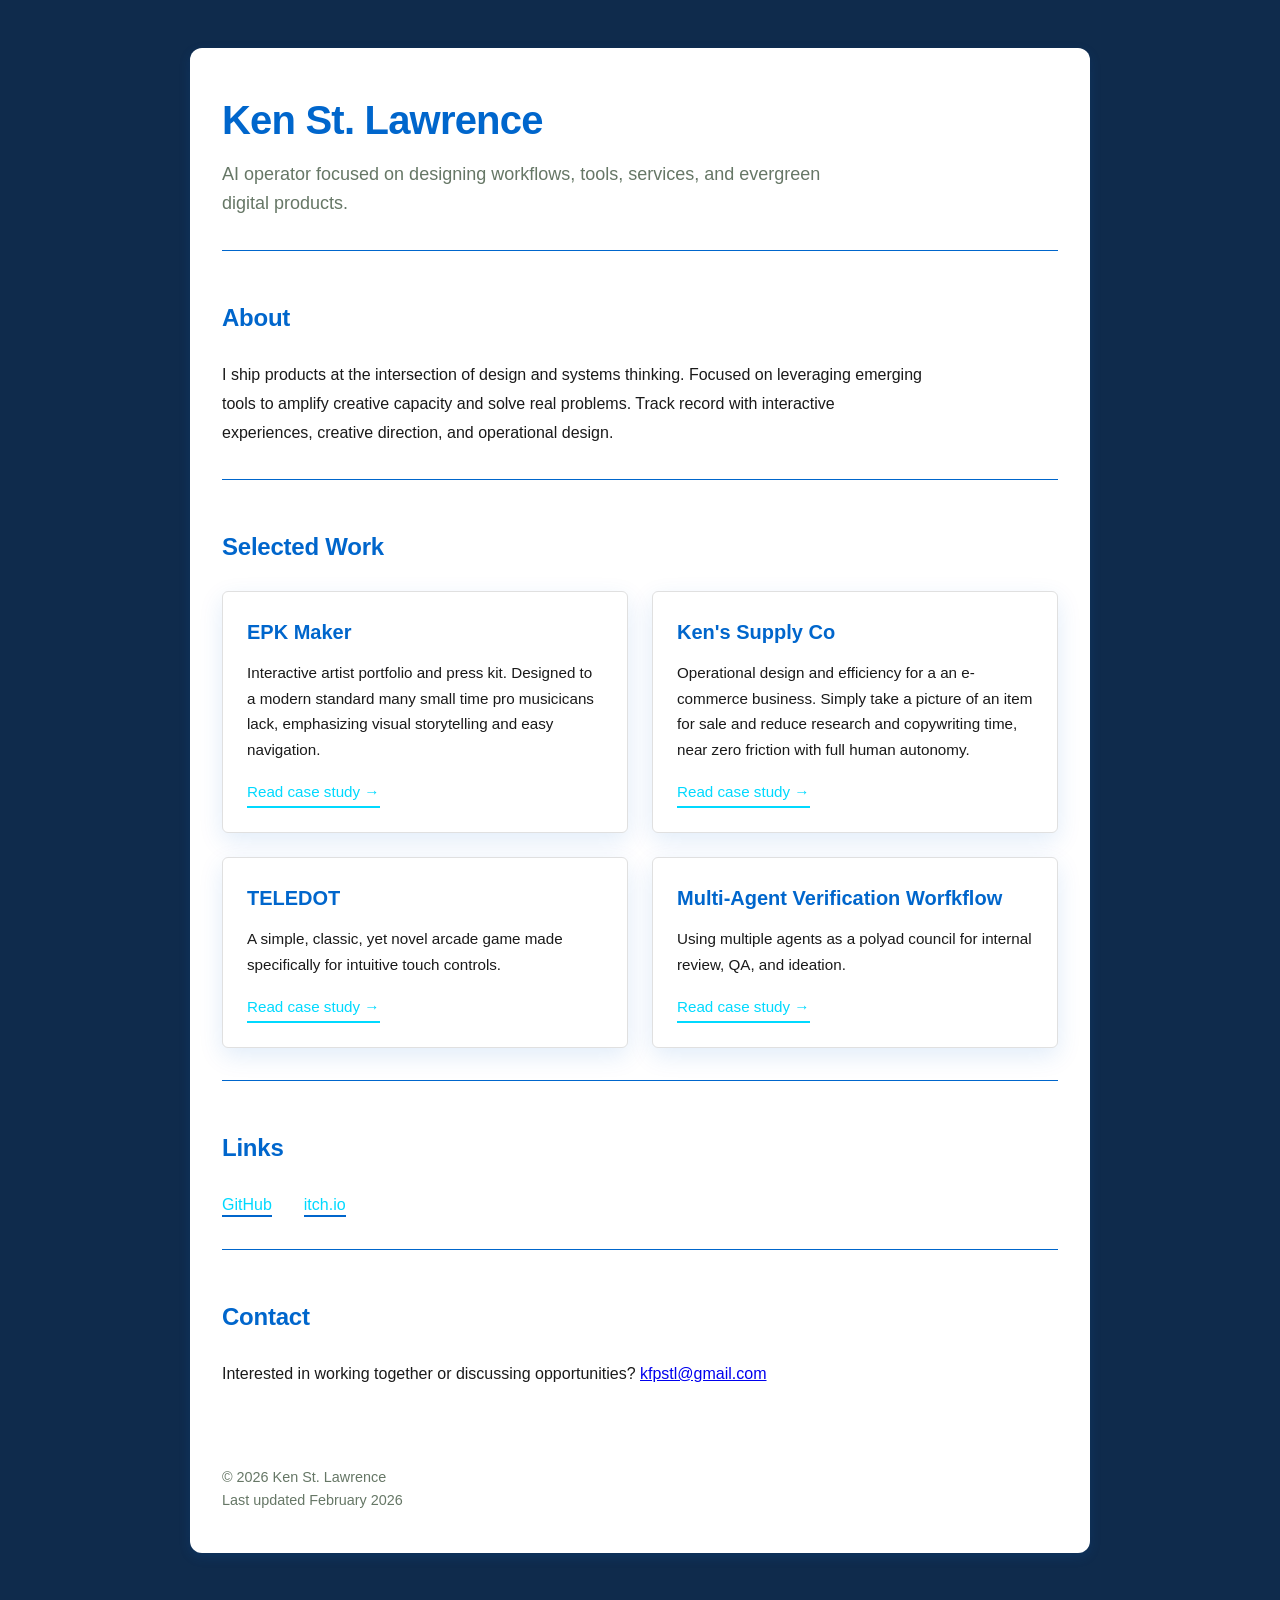
<file: index.html>
<!DOCTYPE html>
<html lang="en">
<head>
    <meta charset="UTF-8">
    <meta name="viewport" content="width=device-width, initial-scale=1.0">
    <meta name="description" content="Ken St. Lawrence - AI-native creative operator. Systems, tools, games, workflows.">
    <title>Ken St. Lawrence</title>
     <link rel="icon" type="image/png" href="hamartiaog.png">
    <link rel="stylesheet" href="styles.css">
</head>
<body>
    <div class="container">
        <header>
            <h1>Ken St. Lawrence</h1>
            <p class="tagline">AI operator focused on designing workflows, tools, services, and evergreen digital products.</p>
        </header>

        <section class="about">
            <h2>About</h2>
            <p>I ship products at the intersection of design and systems thinking. Focused on leveraging emerging tools to amplify creative capacity and solve real problems. Track record with interactive experiences, creative direction, and operational design.</p>
        </section>

        <section class="selected-work">
            <h2>Selected Work</h2>
            <div class="projects-grid">
                <article class="project-card">
                    <h3>EPK Maker</h3>
                    <p>Interactive artist portfolio and press kit. Designed to a modern standard many small time pro musicicans lack, emphasizing visual storytelling and easy navigation.</p>
                    <a href="projects/ponciano-epk.html" class="card-link">Read case study →</a>
                </article>

                <article class="project-card">
                    <h3>Ken's Supply Co</h3>
                    <p>Operational design and efficiency for a an e-commerce business. Simply take a picture of an item for sale and reduce research and copywriting time, near zero friction with full human autonomy.</p>
                    <a href="projects/kens-supply-co.html" class="card-link">Read case study →</a>
                </article>

                <article class="project-card">
                    <h3>TELEDOT</h3>
                    <p>A simple, classic, yet novel arcade game made specifically for intuitive touch controls.</p>
                    <a href="projects/teledot.html" class="card-link">Read case study →</a>
                </article>

                <article class="project-card">
                    <h3>Multi-Agent Verification Worfkflow</h3>
                    <p>Using multiple agents as a polyad council for internal review, QA, and ideation.</p>
                    <a href="projects/MAVW.html" class="card-link">Read case study →</a>
                </article>
            </div>
        </section>

        <section class="links-section">
            <h2>Links</h2>
            <ul class="links-list">
                <li><a href="https://github.com/KenStLawrence" target="_blank">GitHub</a></li>
                <li><a href="https://ggops.itch.io/" target="_blank">itch.io</a></li>
            </ul>
        </section>
        
        <section class="contact-section">
    <h2>Contact</h2>
    <p>
        Interested in working together or discussing opportunities?
        <a href="mailto:kfpstl@gmail.com">kfpstl@gmail.com</a>
    </p>
        </section>
        
        <footer>
            <p>© 2026 Ken St. Lawrence</p>
            <p>Last updated <span id="last-updated">February 2026</span></p>
        </footer>
    </div>
</body>
</html>
</file>
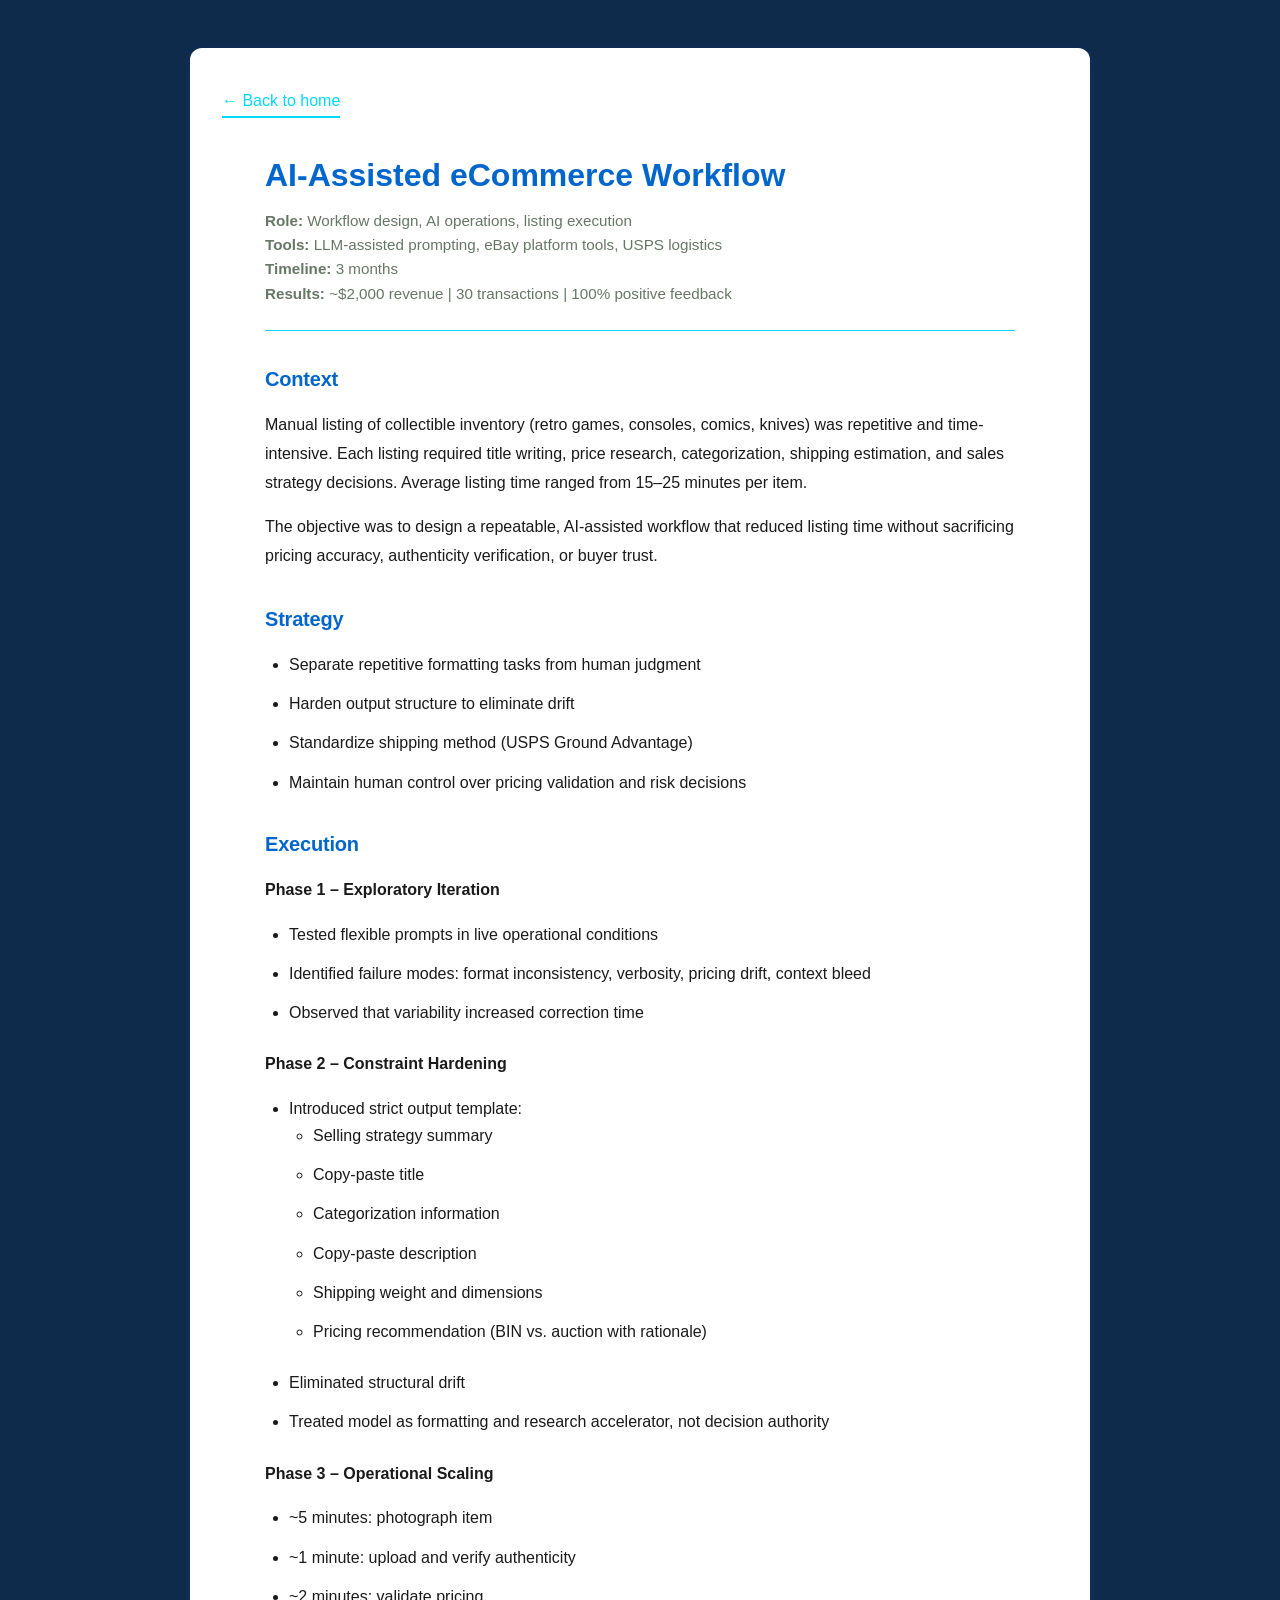
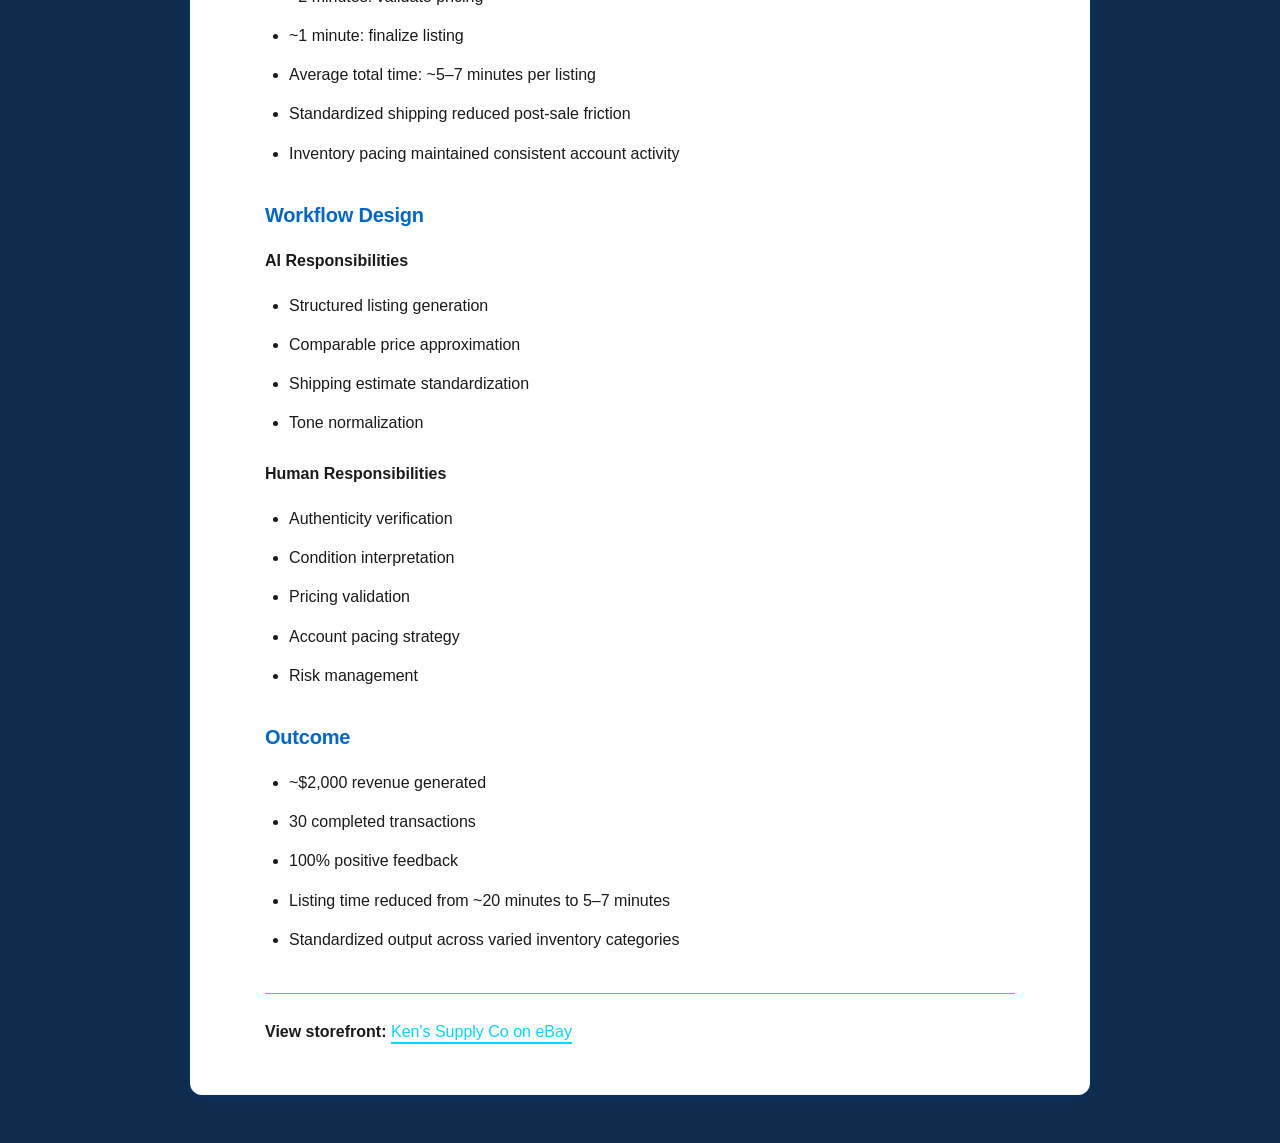
<file: projects/kens-supply-co.html>
<!DOCTYPE html>
<html lang="en">
<head>
    <meta charset="UTF-8">
    <meta name="viewport" content="width=device-width, initial-scale=1.0">
    <meta name="description" content="AI-Assisted eCommerce Workflow - Case study">
    <title>AI-Assisted eCommerce Workflow – Ken St. Lawrence</title>
    <link rel="stylesheet" href="../styles.css">
</head>
<body>
    <div class="container">
        <a href="../" class="back-link">← Back to home</a>

        <article class="case-study">
            <h1>AI-Assisted eCommerce Workflow</h1>
            <div class="meta">
                <strong>Role:</strong> Workflow design, AI operations, listing execution<br>
                <strong>Tools:</strong> LLM-assisted prompting, eBay platform tools, USPS logistics<br>
                <strong>Timeline:</strong> 3 months<br>
                <strong>Results:</strong> ~$2,000 revenue | 30 transactions | 100% positive feedback
            </div>

            <h2>Context</h2>
            <p>Manual listing of collectible inventory (retro games, consoles, comics, knives) was repetitive and time-intensive. Each listing required title writing, price research, categorization, shipping estimation, and sales strategy decisions. Average listing time ranged from 15–25 minutes per item.</p>

            <p>The objective was to design a repeatable, AI-assisted workflow that reduced listing time without sacrificing pricing accuracy, authenticity verification, or buyer trust.</p>

            <h2>Strategy</h2>
            <ul>
                <li>Separate repetitive formatting tasks from human judgment</li>
                <li>Harden output structure to eliminate drift</li>
                <li>Standardize shipping method (USPS Ground Advantage)</li>
                <li>Maintain human control over pricing validation and risk decisions</li>
            </ul>

            <h2>Execution</h2>

            <p><strong>Phase 1 – Exploratory Iteration</strong></p>
            <ul>
                <li>Tested flexible prompts in live operational conditions</li>
                <li>Identified failure modes: format inconsistency, verbosity, pricing drift, context bleed</li>
                <li>Observed that variability increased correction time</li>
            </ul>

            <p><strong>Phase 2 – Constraint Hardening</strong></p>
            <ul>
                <li>Introduced strict output template:
                    <ul>
                        <li>Selling strategy summary</li>
                        <li>Copy-paste title</li>
                        <li>Categorization information</li>
                        <li>Copy-paste description</li>
                        <li>Shipping weight and dimensions</li>
                        <li>Pricing recommendation (BIN vs. auction with rationale)</li>
                    </ul>
                </li>
                <li>Eliminated structural drift</li>
                <li>Treated model as formatting and research accelerator, not decision authority</li>
            </ul>

            <p><strong>Phase 3 – Operational Scaling</strong></p>
            <ul>
                <li>~5 minutes: photograph item</li>
                <li>~1 minute: upload and verify authenticity</li>
                <li>~2 minutes: validate pricing</li>
                <li>~1 minute: finalize listing</li>
                <li>Average total time: ~5–7 minutes per listing</li>
                <li>Standardized shipping reduced post-sale friction</li>
                <li>Inventory pacing maintained consistent account activity</li>
            </ul>

            <h2>Workflow Design</h2>

            <p><strong>AI Responsibilities</strong></p>
            <ul>
                <li>Structured listing generation</li>
                <li>Comparable price approximation</li>
                <li>Shipping estimate standardization</li>
                <li>Tone normalization</li>
            </ul>

            <p><strong>Human Responsibilities</strong></p>
            <ul>
                <li>Authenticity verification</li>
                <li>Condition interpretation</li>
                <li>Pricing validation</li>
                <li>Account pacing strategy</li>
                <li>Risk management</li>
            </ul>

            <h2>Outcome</h2>
            <ul>
                <li>~$2,000 revenue generated</li>
                <li>30 completed transactions</li>
                <li>100% positive feedback</li>
                <li>Listing time reduced from ~20 minutes to 5–7 minutes</li>
                <li>Standardized output across varied inventory categories</li>
            </ul>

            <div class="case-study-links">
                <p><strong>View storefront:</strong> 
                    <a href="https://www.ebay.com/usr/kens_supply_co" target="_blank">
                        Ken's Supply Co on eBay
                    </a>
                </p>
            </div>
        </article>
    </div>
</body>
</html>
</file>
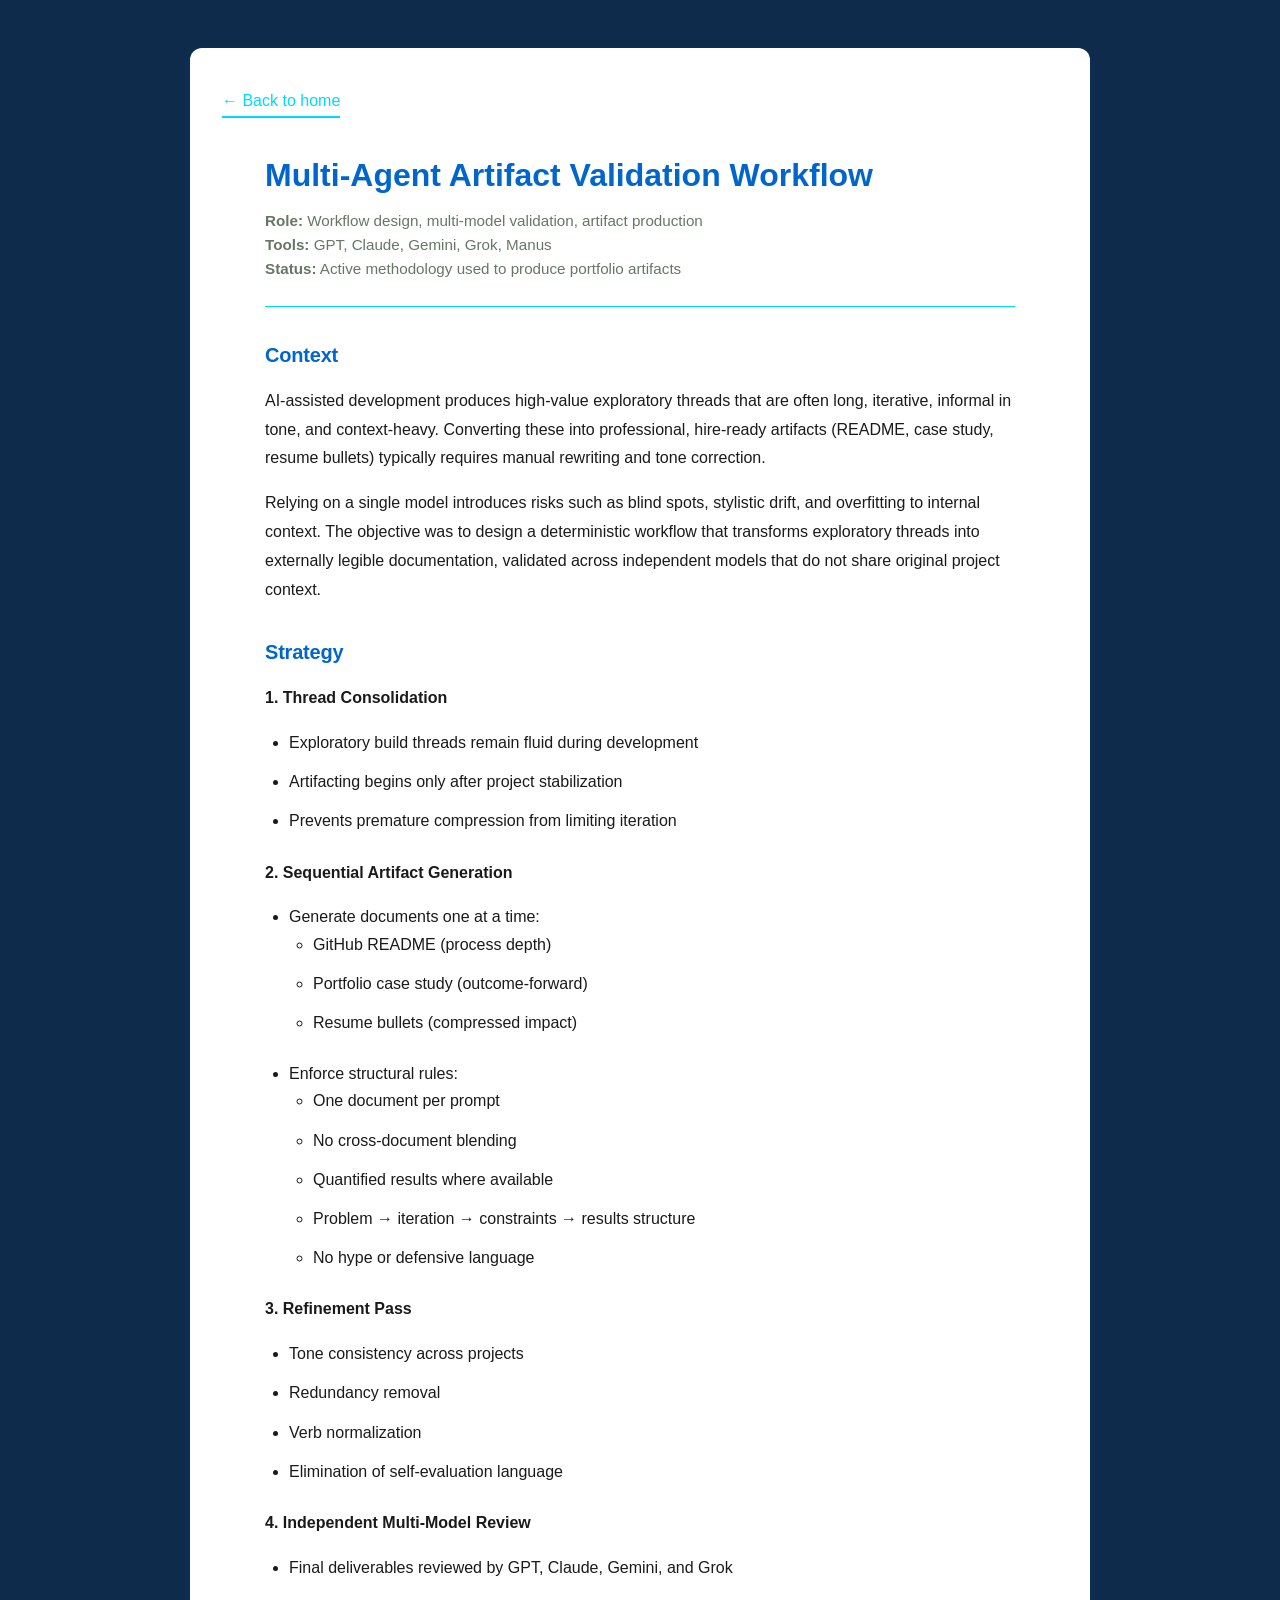
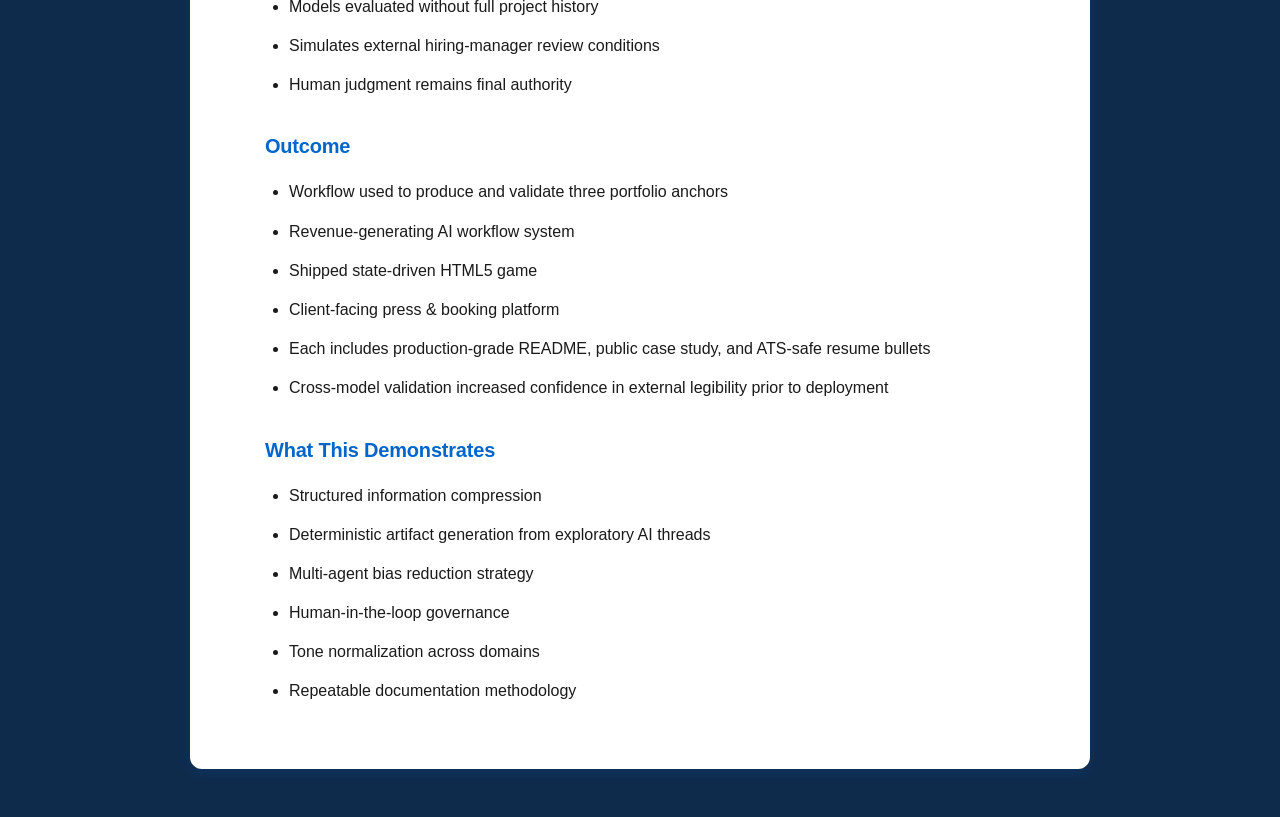
<file: projects/MAVW.html>
<!DOCTYPE html>
<html lang="en">
<head>
    <meta charset="UTF-8">
    <meta name="viewport" content="width=device-width, initial-scale=1.0">
    <meta name="description" content="Multi-Agent Artifact Validation Workflow - Case study">
    <title>Multi-Agent Artifact Validation Workflow – Ken St. Lawrence</title>
    <link rel="stylesheet" href="../styles.css">
</head>
<body>
    <div class="container">
        <a href="../" class="back-link">← Back to home</a>

        <article class="case-study">
            <h1>Multi-Agent Artifact Validation Workflow</h1>
            <div class="meta">
                <strong>Role:</strong> Workflow design, multi-model validation, artifact production<br>
                <strong>Tools:</strong> GPT, Claude, Gemini, Grok, Manus<br>
                <strong>Status:</strong> Active methodology used to produce portfolio artifacts
            </div>

            <h2>Context</h2>
            <p>AI-assisted development produces high-value exploratory threads that are often long, iterative, informal in tone, and context-heavy. Converting these into professional, hire-ready artifacts (README, case study, resume bullets) typically requires manual rewriting and tone correction.</p>

            <p>Relying on a single model introduces risks such as blind spots, stylistic drift, and overfitting to internal context. The objective was to design a deterministic workflow that transforms exploratory threads into externally legible documentation, validated across independent models that do not share original project context.</p>

            <h2>Strategy</h2>

            <p><strong>1. Thread Consolidation</strong></p>
            <ul>
                <li>Exploratory build threads remain fluid during development</li>
                <li>Artifacting begins only after project stabilization</li>
                <li>Prevents premature compression from limiting iteration</li>
            </ul>

            <p><strong>2. Sequential Artifact Generation</strong></p>
            <ul>
                <li>Generate documents one at a time:
                    <ul>
                        <li>GitHub README (process depth)</li>
                        <li>Portfolio case study (outcome-forward)</li>
                        <li>Resume bullets (compressed impact)</li>
                    </ul>
                </li>
                <li>Enforce structural rules:
                    <ul>
                        <li>One document per prompt</li>
                        <li>No cross-document blending</li>
                        <li>Quantified results where available</li>
                        <li>Problem → iteration → constraints → results structure</li>
                        <li>No hype or defensive language</li>
                    </ul>
                </li>
            </ul>

            <p><strong>3. Refinement Pass</strong></p>
            <ul>
                <li>Tone consistency across projects</li>
                <li>Redundancy removal</li>
                <li>Verb normalization</li>
                <li>Elimination of self-evaluation language</li>
            </ul>

            <p><strong>4. Independent Multi-Model Review</strong></p>
            <ul>
                <li>Final deliverables reviewed by GPT, Claude, Gemini, and Grok</li>
                <li>Models evaluated without full project history</li>
                <li>Simulates external hiring-manager review conditions</li>
                <li>Human judgment remains final authority</li>
            </ul>

            <h2>Outcome</h2>
            <ul>
                <li>Workflow used to produce and validate three portfolio anchors</li>
                <li>Revenue-generating AI workflow system</li>
                <li>Shipped state-driven HTML5 game</li>
                <li>Client-facing press & booking platform</li>
                <li>Each includes production-grade README, public case study, and ATS-safe resume bullets</li>
                <li>Cross-model validation increased confidence in external legibility prior to deployment</li>
            </ul>

            <h2>What This Demonstrates</h2>
            <ul>
                <li>Structured information compression</li>
                <li>Deterministic artifact generation from exploratory AI threads</li>
                <li>Multi-agent bias reduction strategy</li>
                <li>Human-in-the-loop governance</li>
                <li>Tone normalization across domains</li>
                <li>Repeatable documentation methodology</li>
            </ul>
        </article>
    </div>
</body>
</html>
</file>
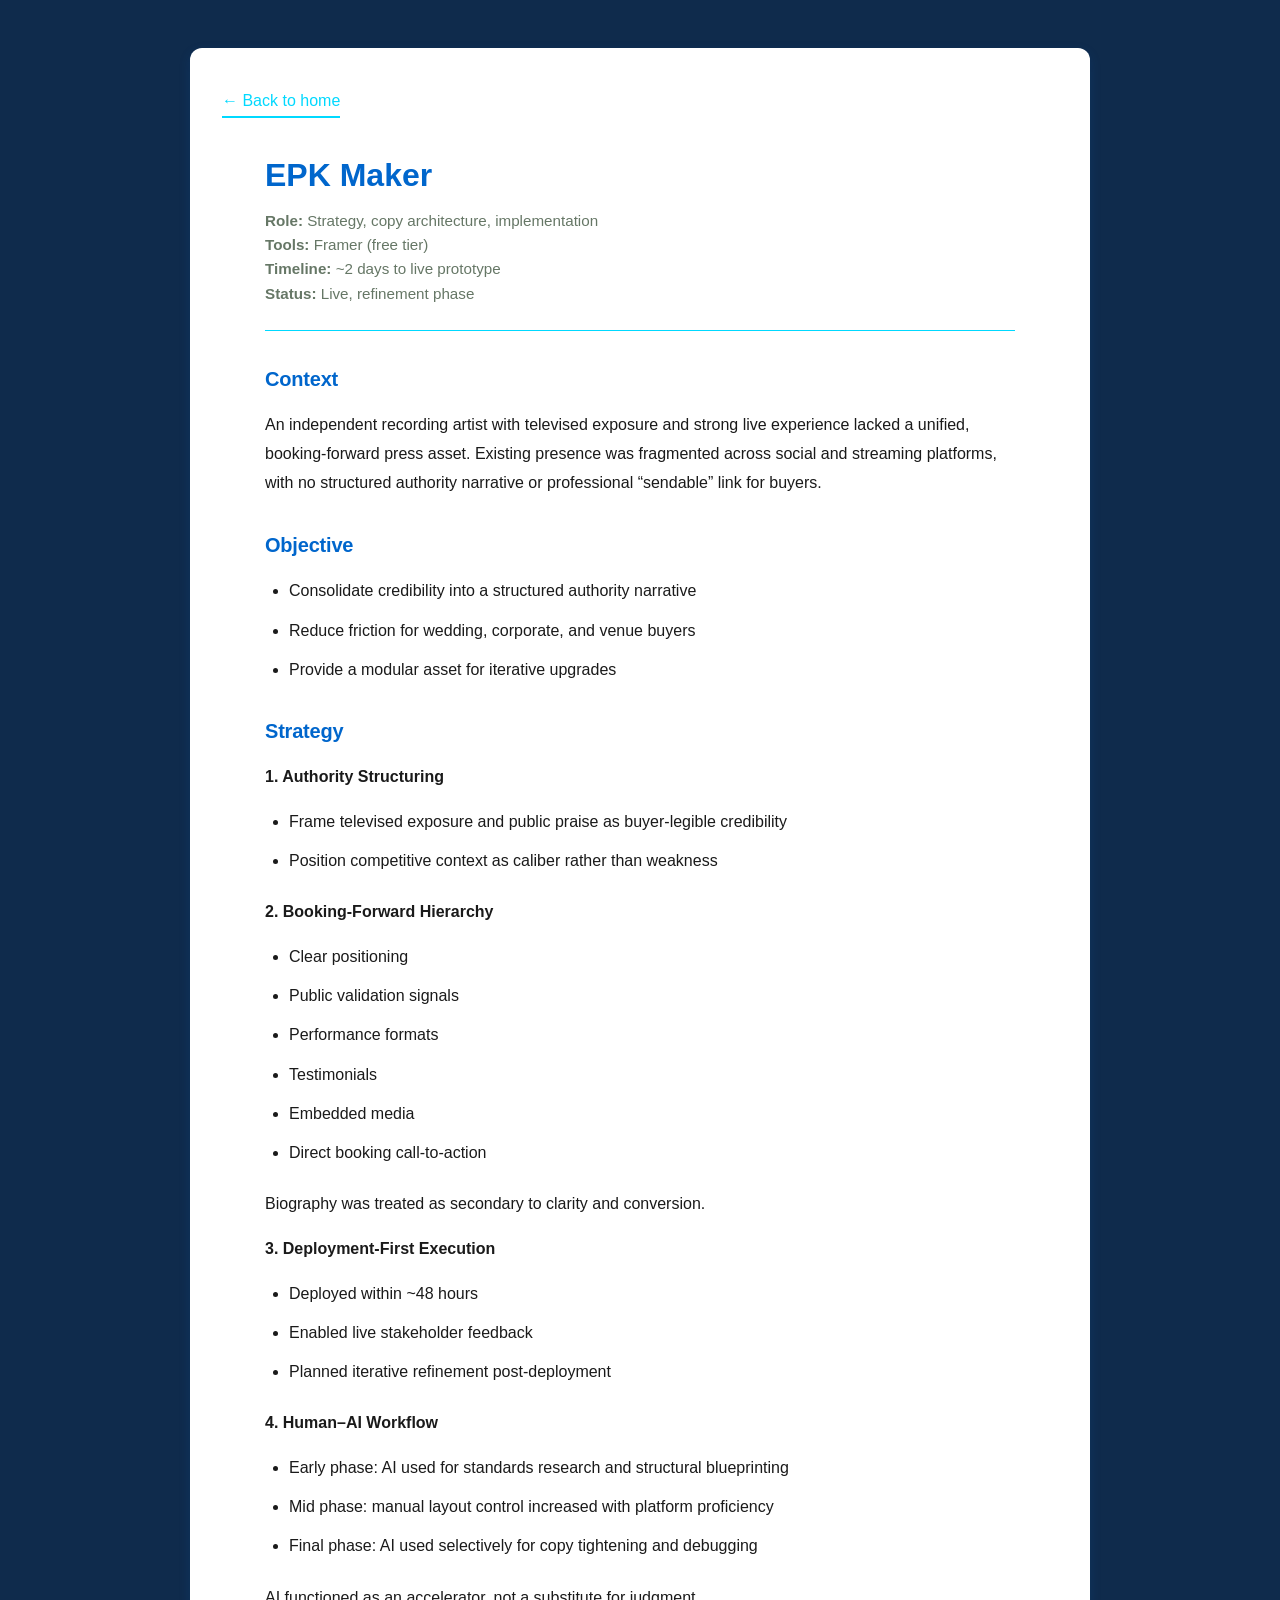
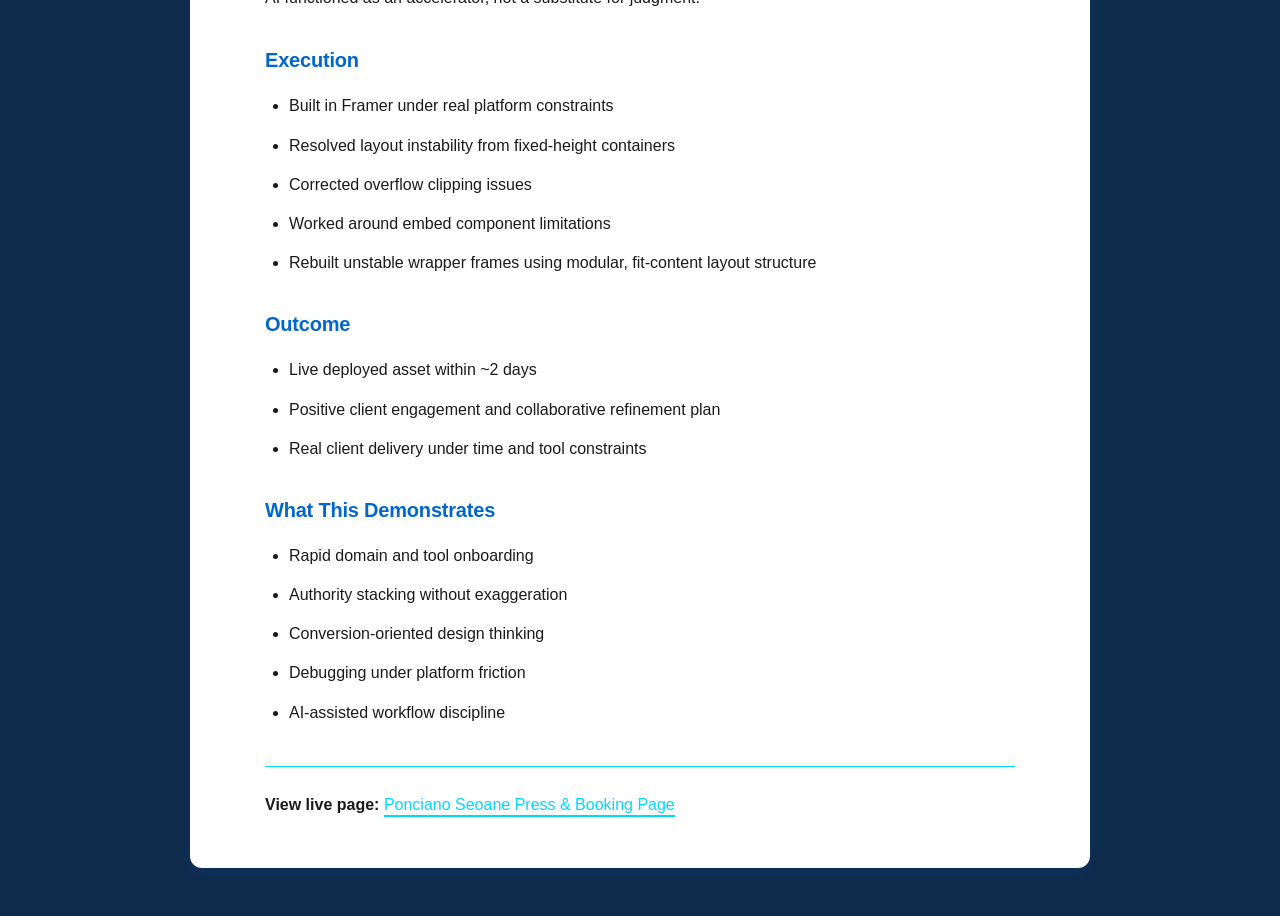
<file: projects/ponciano-epk.html>
<!DOCTYPE html>
<html lang="en">
<head>
    <meta charset="UTF-8">
    <meta name="viewport" content="width=device-width, initial-scale=1.0">
    <meta name="description" content="EPK Maker - Case study">
    <title>EPK Maker – Ken St. Lawrence</title>
    <link rel="stylesheet" href="../styles.css">
</head>
<body>
    <div class="container">
        <a href="../" class="back-link">← Back to home</a>

        <article class="case-study">
            <h1>EPK Maker</h1>
            <div class="meta">
                <strong>Role:</strong> Strategy, copy architecture, implementation<br>
                <strong>Tools:</strong> Framer (free tier)<br>
                <strong>Timeline:</strong> ~2 days to live prototype<br>
                <strong>Status:</strong> Live, refinement phase
            </div>

            <h2>Context</h2>
            <p>An independent recording artist with televised exposure and strong live experience lacked a unified, booking-forward press asset. Existing presence was fragmented across social and streaming platforms, with no structured authority narrative or professional “sendable” link for buyers.</p>

            <h2>Objective</h2>
            <ul>
                <li>Consolidate credibility into a structured authority narrative</li>
                <li>Reduce friction for wedding, corporate, and venue buyers</li>
                <li>Provide a modular asset for iterative upgrades</li>
            </ul>

            <h2>Strategy</h2>

            <p><strong>1. Authority Structuring</strong></p>
            <ul>
                <li>Frame televised exposure and public praise as buyer-legible credibility</li>
                <li>Position competitive context as caliber rather than weakness</li>
            </ul>

            <p><strong>2. Booking-Forward Hierarchy</strong></p>
            <ul>
                <li>Clear positioning</li>
                <li>Public validation signals</li>
                <li>Performance formats</li>
                <li>Testimonials</li>
                <li>Embedded media</li>
                <li>Direct booking call-to-action</li>
            </ul>
            <p>Biography was treated as secondary to clarity and conversion.</p>

            <p><strong>3. Deployment-First Execution</strong></p>
            <ul>
                <li>Deployed within ~48 hours</li>
                <li>Enabled live stakeholder feedback</li>
                <li>Planned iterative refinement post-deployment</li>
            </ul>

            <p><strong>4. Human–AI Workflow</strong></p>
            <ul>
                <li>Early phase: AI used for standards research and structural blueprinting</li>
                <li>Mid phase: manual layout control increased with platform proficiency</li>
                <li>Final phase: AI used selectively for copy tightening and debugging</li>
            </ul>
            <p>AI functioned as an accelerator, not a substitute for judgment.</p>

            <h2>Execution</h2>
            <ul>
                <li>Built in Framer under real platform constraints</li>
                <li>Resolved layout instability from fixed-height containers</li>
                <li>Corrected overflow clipping issues</li>
                <li>Worked around embed component limitations</li>
                <li>Rebuilt unstable wrapper frames using modular, fit-content layout structure</li>
            </ul>

            <h2>Outcome</h2>
            <ul>
                <li>Live deployed asset within ~2 days</li>
                <li>Positive client engagement and collaborative refinement plan</li>
                <li>Real client delivery under time and tool constraints</li>
            </ul>

            <h2>What This Demonstrates</h2>
            <ul>
                <li>Rapid domain and tool onboarding</li>
                <li>Authority stacking without exaggeration</li>
                <li>Conversion-oriented design thinking</li>
                <li>Debugging under platform friction</li>
                <li>AI-assisted workflow discipline</li>
            </ul>

            <div class="case-study-links">
                <p><strong>View live page:</strong> 
                    <a href="https://ponciano-seoane-press.framer.website/" target="_blank">
                        Ponciano Seoane Press & Booking Page
                    </a>
                </p>
            </div>
        </article>
    </div>
</body>
</html>
</file>
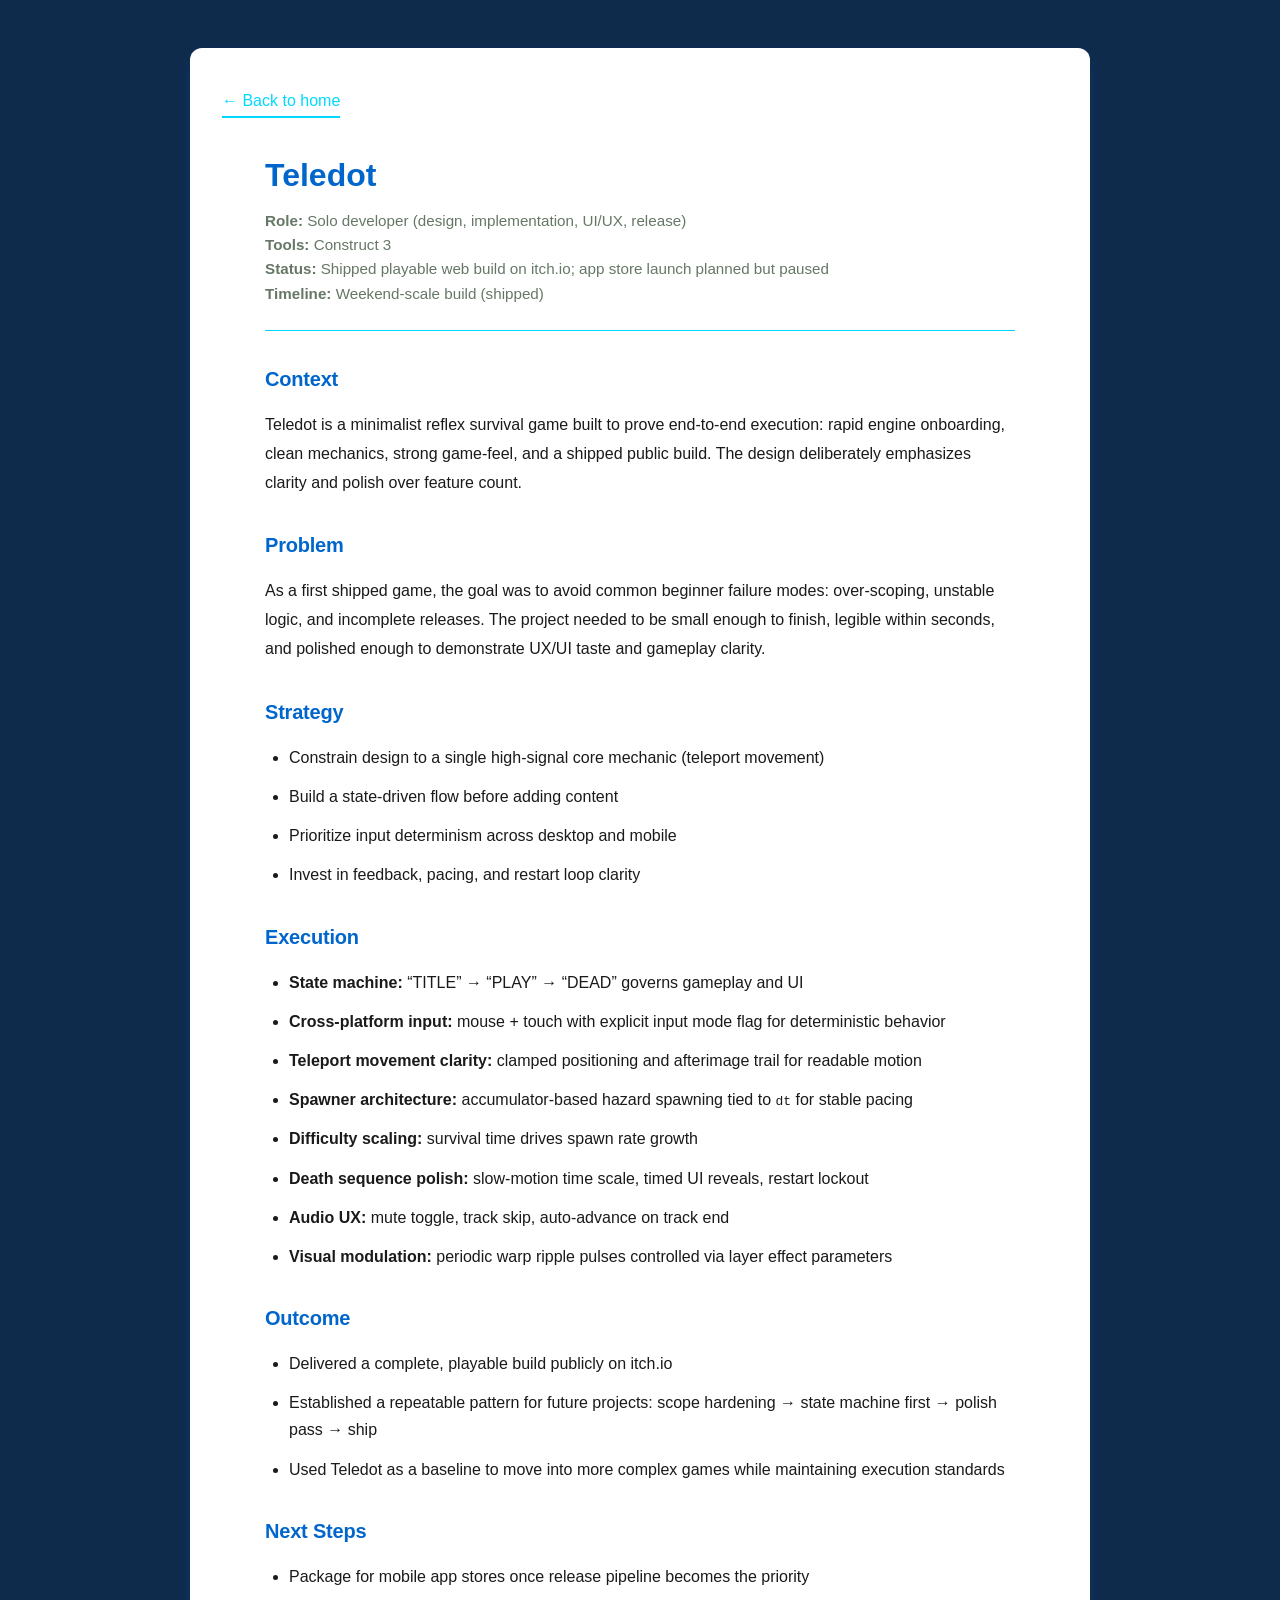
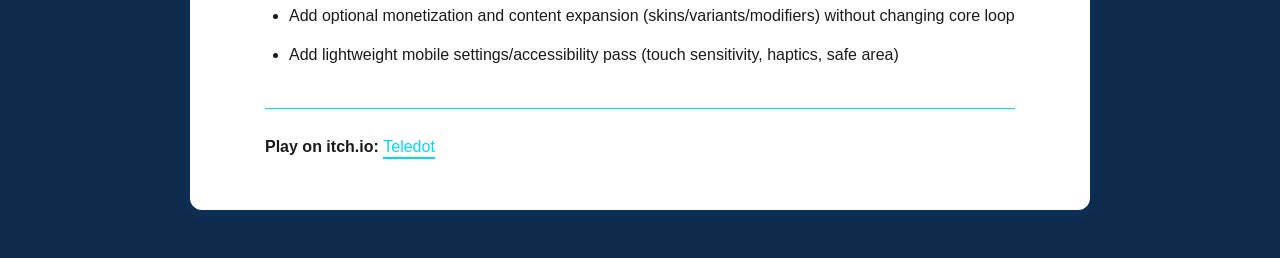
<file: projects/teledot.html>
<!DOCTYPE html>
<html lang="en">
<head>
    <meta charset="UTF-8">
    <meta name="viewport" content="width=device-width, initial-scale=1.0">
    <meta name="description" content="Teledot - Case study">
    <title>Teledot – Ken St. Lawrence</title>
    <link rel="stylesheet" href="../styles.css">
</head>
<body>
    <div class="container">
        <a href="../" class="back-link">← Back to home</a>

        <article class="case-study">
            <h1>Teledot</h1>
            <div class="meta">
                <strong>Role:</strong> Solo developer (design, implementation, UI/UX, release)<br>
                <strong>Tools:</strong> Construct 3<br>
                <strong>Status:</strong> Shipped playable web build on itch.io; app store launch planned but paused<br>
                <strong>Timeline:</strong> Weekend-scale build (shipped)
            </div>

            <h2>Context</h2>
            <p>Teledot is a minimalist reflex survival game built to prove end-to-end execution: rapid engine onboarding, clean mechanics, strong game-feel, and a shipped public build. The design deliberately emphasizes clarity and polish over feature count.</p>

            <h2>Problem</h2>
            <p>As a first shipped game, the goal was to avoid common beginner failure modes: over-scoping, unstable logic, and incomplete releases. The project needed to be small enough to finish, legible within seconds, and polished enough to demonstrate UX/UI taste and gameplay clarity.</p>

            <h2>Strategy</h2>
            <ul>
                <li>Constrain design to a single high-signal core mechanic (teleport movement)</li>
                <li>Build a state-driven flow before adding content</li>
                <li>Prioritize input determinism across desktop and mobile</li>
                <li>Invest in feedback, pacing, and restart loop clarity</li>
            </ul>

            <h2>Execution</h2>
            <ul>
                <li><strong>State machine:</strong> “TITLE” → “PLAY” → “DEAD” governs gameplay and UI</li>
                <li><strong>Cross-platform input:</strong> mouse + touch with explicit input mode flag for deterministic behavior</li>
                <li><strong>Teleport movement clarity:</strong> clamped positioning and afterimage trail for readable motion</li>
                <li><strong>Spawner architecture:</strong> accumulator-based hazard spawning tied to <code>dt</code> for stable pacing</li>
                <li><strong>Difficulty scaling:</strong> survival time drives spawn rate growth</li>
                <li><strong>Death sequence polish:</strong> slow-motion time scale, timed UI reveals, restart lockout</li>
                <li><strong>Audio UX:</strong> mute toggle, track skip, auto-advance on track end</li>
                <li><strong>Visual modulation:</strong> periodic warp ripple pulses controlled via layer effect parameters</li>
            </ul>

            <h2>Outcome</h2>
            <ul>
                <li>Delivered a complete, playable build publicly on itch.io</li>
                <li>Established a repeatable pattern for future projects: scope hardening → state machine first → polish pass → ship</li>
                <li>Used Teledot as a baseline to move into more complex games while maintaining execution standards</li>
            </ul>

            <h2>Next Steps</h2>
            <ul>
                <li>Package for mobile app stores once release pipeline becomes the priority</li>
                <li>Add optional monetization and content expansion (skins/variants/modifiers) without changing core loop</li>
                <li>Add lightweight mobile settings/accessibility pass (touch sensitivity, haptics, safe area)</li>
            </ul>

            <div class="case-study-links">
                <p><strong>Play on itch.io:</strong>
                    <a href="https://ggops.itch.io/teledot" target="_blank">Teledot</a>
                </p>
            </div>
        </article>
    </div>
</body>
</html>
</file>
<file: styles.css>
/* System font stack for modern, clean appearance */
:root {
    --primary-blue: #0066CC;
    --accent-cyan: #00D9FF;
    --text-dark: #1a1a1a;
    --text-light: #676;
    --bg-white: #ffffff;
    --border-color: #e0e0e0;
    --shadow: 0 4px 12px rgba(0, 102, 204, 0.15);
    --font-family: -apple-system, BlinkMacSystemFont, "Segoe UI", Roboto, "Helvetica Neue", Arial, sans-serif;

    /* Added frame color */
    --frame-blue: #0f2b4c;
}

* {
    margin: 0;
    padding: 0;
    box-sizing: border-box;
}

html {
    scroll-behavior: smooth;
}

body {
    font-family: var(--font-family);
    background-color: var(--frame-blue); /* Changed from white */
    color: var(--text-dark);
    line-height: 1.6;
}

.container {
    max-width: 900px;
    margin: 3rem auto; /* Updated */
    padding: 2.5rem 2rem; /* Updated */
    background-color: var(--bg-white); /* Added */
    border-radius: 12px; /* Added */
    box-shadow: var(--shadow); /* Added */
}

/* Header */
header {
    margin-bottom: 3rem;
    padding-bottom: 2rem;
    border-bottom: 1px solid var(--primary-blue);
}

header h1 {
    font-size: 2.5rem;
    font-weight: 600;
    margin-bottom: 0.5rem;
    letter-spacing: -0.02em;
    color: var(--primary-blue);
}

.tagline {
    font-size: 1.125rem;
    color: var(--text-light);
    max-width: 600px;
}

/* Sections */
section {
    margin-bottom: 3rem;
    padding-bottom: 2rem;
    border-bottom: 1px solid var(--primary-blue);
}

section:last-of-type {
    border-bottom: none;
}

h2 {
    font-size: 1.5rem;
    font-weight: 600;
    margin-bottom: 1.5rem;
    letter-spacing: -0.01em;
    color: var(--primary-blue);
}

/* About section */
.about p {
    font-size: 1rem;
    color: var(--text-dark);
    line-height: 1.8;
    max-width: 700px;
}

/* Projects grid */
.projects-grid {
    display: grid;
    grid-template-columns: repeat(auto-fit, minmax(400px, 1fr));
    gap: 1.5rem;
}

.project-card {
    padding: 1.5rem;
    border: 1px solid var(--border-color);
    border-radius: 6px;
    background-color: var(--bg-white);
    box-shadow: 0 8px 24px rgba(0, 102, 204, 0.12);
    transition: all 0.2s ease;
}

.project-card:hover {
    box-shadow: 0 12px 32px rgba(0, 102, 204, 0.18);
    transform: translateY(-2px);
}

.project-card h3 {
    font-size: 1.25rem;
    font-weight: 600;
    margin-bottom: 0.75rem;
    color: var(--primary-blue);
}

.project-card p {
    font-size: 0.95rem;
    color: var(--text-dark);
    margin-bottom: 1rem;
    line-height: 1.7;
}

.card-link {
    display: inline-block;
    color: var(--accent-cyan);
    text-decoration: none;
    font-weight: 500;
    font-size: 0.95rem;
    border-bottom: 2px solid var(--accent-cyan);
    padding-bottom: 2px;
    transition: all 0.2s ease;
}

.card-link:hover {
    color: var(--primary-blue);
    border-bottom-color: var(--primary-blue);
}

/* Links section */
.links-list {
    list-style: none;
    display: flex;
    gap: 2rem;
    flex-wrap: wrap;
}

.links-list a {
    color: var(--accent-cyan);
    text-decoration: none;
    font-weight: 500;
    border-bottom: 2px solid var(--primary-blue);
    padding-bottom: 2px;
    transition: all 0.2s ease;
}

.links-list a:hover {
    color: var(--primary-blue);
    border-bottom-color: var(--primary-blue);
}

/* Footer */
footer {
    margin-top: 2rem;
    color: var(--text-light);
    font-size: 0.9rem;
}

/* Case study pages */
.case-study {
    max-width: 750px;
    margin: 0 auto;
}

.case-study h1 {
    font-size: 2rem;
    font-weight: 600;
    margin-bottom: 0.5rem;
    color: var(--primary-blue);
}

.meta {
    font-size: 0.95rem;
    color: var(--text-light);
    margin-bottom: 2rem;
    padding-bottom: 1.5rem;
    border-bottom: 1px solid var(--accent-cyan);
}

.case-study h2 {
    font-size: 1.25rem;
    margin-top: 2rem;
    margin-bottom: 1rem;
    color: var(--primary-blue);
}

.case-study ul {
    margin-left: 1.5rem;
    margin-bottom: 1.5rem;
    color: var(--text-dark);
}

.case-study li {
    margin-bottom: 0.75rem;
    line-height: 1.7;
}

.case-study p {
    color: var(--text-dark);
    margin-bottom: 1rem;
    line-height: 1.8;
}

.case-study-links {
    margin-top: 2.5rem;
    padding-top: 1.5rem;
    border-top: 1px solid var(--accent-cyan);
}

.case-study-links p {
    margin-bottom: 0.5rem;
}

.case-study-links a {
    color: var(--accent-cyan);
    text-decoration: none;
    font-weight: 500;
    border-bottom: 2px solid var(--accent-cyan);
    padding-bottom: 2px;
    transition: all 0.2s ease;
}

.case-study-links a:hover {
    color: var(--primary-blue);
    border-bottom-color: var(--primary-blue);
}

.back-link {
    display: inline-block;
    margin-bottom: 2rem;
    color: var(--accent-cyan);
    text-decoration: none;
    font-weight: 500;
    border-bottom: 2px solid var(--accent-cyan);
    padding-bottom: 2px;
    transition: all 0.2s ease;
}

.back-link:hover {
    color: var(--primary-blue);
    border-bottom-color: var(--primary-blue);
}

/* Mobile responsive */
@media (max-width: 768px) {
    header h1 {
        font-size: 2rem;
    }

    .tagline {
        font-size: 1rem;
    }

    .projects-grid {
        grid-template-columns: 1fr;
    }

    .links-list {
        gap: 1rem;
    }

    .case-study h1 {
        font-size: 1.5rem;
    }
}

@media (max-width: 480px) {
    .container {
        margin: 1rem; /* Updated */
        padding: 1.5rem 1rem; /* Updated */
        border-radius: 10px; /* Added */
    }

    header h1 {
        font-size: 1.75rem;
    }

    h2 {
        font-size: 1.25rem;
    }
}
</file>
